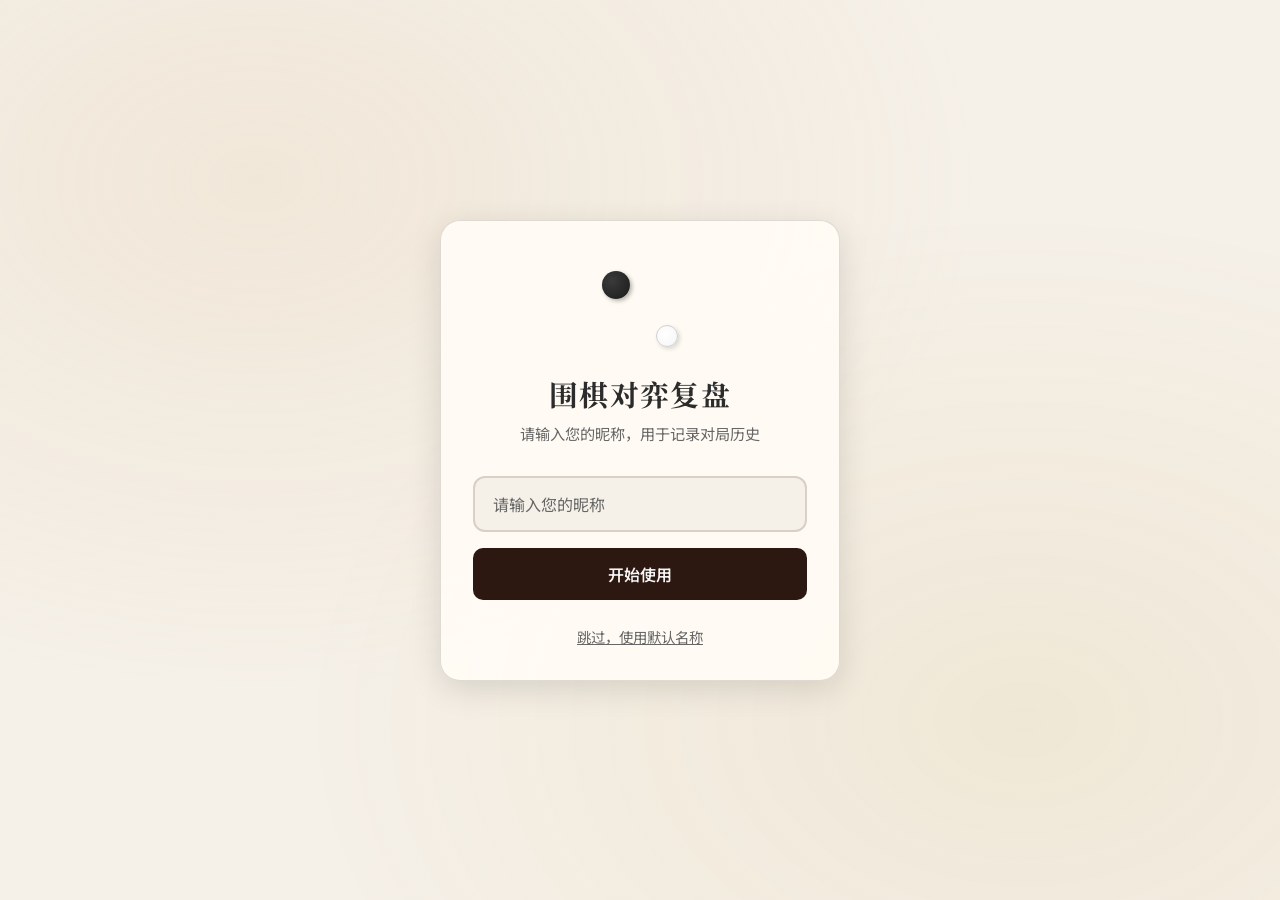
<file: index.html>
<!DOCTYPE html>
<html lang="zh-CN">
<head>
  <meta charset="UTF-8">
  <meta name="viewport" content="width=device-width, initial-scale=1.0">
  <title>围棋对弈复盘 - 在线围棋学习平台</title>
  <meta name="description" content="围棋对弈复盘是一款免费的在线围棋学习平台，提供AI对弈、死活题练习、经典棋谱打谱等功能，适合各阶段围棋爱好者使用。">
  <meta name="keywords" content="围棋,围棋对弈,围棋学习,死活题,棋谱,AI对弈,围棋入门">
  <meta name="author" content="围棋对弈复盘">
  <meta name="robots" content="index, follow">
  
  <!-- Open Graph -->
  <meta property="og:title" content="围棋对弈复盘 - 在线围棋学习平台">
  <meta property="og:description" content="免费的在线围棋学习平台，提供AI对弈、死活题练习、经典棋谱打谱等功能">
  <meta property="og:type" content="website">
  <meta property="og:url" content="https://yuchen1994wang.github.io/go-game/">
  
  <!-- Twitter Card -->
  <meta name="twitter:card" content="summary_large_image">
  <meta name="twitter:title" content="围棋对弈复盘 - 在线围棋学习平台">
  <meta name="twitter:description" content="免费的在线围棋学习平台，提供AI对弈、死活题练习、经典棋谱打谱等功能">
  
  <!-- Theme Color -->
  <meta name="theme-color" content="#C4A35A">
  
  <!-- Favicon -->
  <link rel="icon" href="data:image/svg+xml,<svg xmlns='http://www.w3.org/2000/svg' viewBox='0 0 100 100'><circle cx='50' cy='50' r='45' fill='%23333'/><circle cx='50' cy='50' r='15' fill='white'/></svg>">
  
  <script>
    // 入口跳转：已登录去首页，未登录去授权页
    const username = localStorage.getItem('go_username');
    if (username) {
      window.location.href = './pages/home.html';
    } else {
      window.location.href = './pages/auth.html';
    }
  </script>
</head>
<body>
  <p>正在跳转...</p>
</body>
</html>
</file>
<file: css/common.css>
/* 公共样式 */

/* 浅色主题（默认） */
:root {
  --board-wood: #DEB887;
  --board-wood-light: #E8D4A8;
  --board-dark: #8B7355;
  --line-color: #2C1810;
  --stone-black: #1A1A1A;
  --stone-black-highlight: #3A3A3A;
  --stone-white: #F5F5F5;
  --stone-white-shadow: #D0D0D0;
  --accent-red: #C41E3A;
  --accent-gold: #B8860B;
  --bg-primary: #F5F0E8;
  --bg-secondary: #E8E0D5;
  --text-primary: #2C2C2C;
  --text-secondary: #666666;
  --success: #2E7D32;
  --panel-bg: rgba(255, 252, 245, 0.95);
  --shadow-soft: 0 4px 20px rgba(0, 0, 0, 0.08);
  --shadow-medium: 0 8px 32px rgba(0, 0, 0, 0.12);
  --border-color: rgba(44, 24, 16, 0.15);
}

/* 深色主题 */
[data-theme="dark"] {
  --board-wood: #8B7355;
  --board-wood-light: #A1887F;
  --board-dark: #5D4037;
  --line-color: #E0E0E0;
  --stone-black: #2D2D2D;
  --stone-black-highlight: #424242;
  --stone-white: #EEEEEE;
  --stone-white-shadow: #BDBDBD;
  --accent-red: #EF5350;
  --accent-gold: #FFD54F;
  --bg-primary: #121212;
  --bg-secondary: #1E1E1E;
  --text-primary: #E0E0E0;
  --text-secondary: #9E9E9E;
  --success: #66BB6A;
  --panel-bg: rgba(30, 30, 30, 0.95);
  --shadow-soft: 0 4px 20px rgba(0, 0, 0, 0.3);
  --shadow-medium: 0 8px 32px rgba(0, 0, 0, 0.4);
  --border-color: rgba(255, 255, 255, 0.1);
}

* { margin: 0; padding: 0; box-sizing: border-box; }

body {
  font-family: 'Noto Sans SC', sans-serif;
  background: var(--bg-primary);
  min-height: 100vh;
  color: var(--text-primary);
  overflow-x: hidden;
  transition: background-color 0.3s ease, color 0.3s ease;
}

body::before {
  content: '';
  position: fixed;
  inset: 0;
  background:
    radial-gradient(ellipse at 20% 20%, rgba(222, 184, 135, 0.15) 0%, transparent 50%),
    radial-gradient(ellipse at 80% 80%, rgba(184, 134, 11, 0.08) 0%, transparent 50%);
  pointer-events: none;
  z-index: -1;
}

[data-theme="dark"] body::before {
  background:
    radial-gradient(ellipse at 20% 20%, rgba(139, 115, 85, 0.2) 0%, transparent 50%),
    radial-gradient(ellipse at 80% 80%, rgba(184, 134, 11, 0.1) 0%, transparent 50%);
}

.container {
  max-width: 900px;
  margin: 0 auto;
  padding: 40px 24px;
}

/* Logo */
.logo { display: flex; align-items: center; gap: 12px; cursor: pointer; }
.logo-icon { width: 40px; height: 40px; position: relative; }
.logo-icon::before {
  content: ''; position: absolute; width: 28px; height: 28px;
  background: radial-gradient(circle at 35% 35%, var(--stone-black-highlight), var(--stone-black));
  border-radius: 50%; top: 2px; left: 2px; box-shadow: 2px 2px 4px rgba(0,0,0,0.3);
}
.logo-icon::after {
  content: ''; position: absolute; width: 20px; height: 20px;
  background: radial-gradient(circle at 40% 40%, #fff, var(--stone-white));
  border: 1px solid var(--stone-white-shadow); border-radius: 50%;
  bottom: 2px; right: 2px; box-shadow: 2px 2px 4px rgba(0,0,0,0.15);
}

h1 {
  font-family: 'Noto Serif SC', serif;
  font-size: 1.5rem; font-weight: 600; color: var(--text-primary); letter-spacing: 0.05em;
}

/* 按钮 */
.btn {
  padding: 12px 24px;
  border: none;
  border-radius: 10px;
  font-family: inherit;
  font-size: 1rem;
  font-weight: 600;
  cursor: pointer;
  transition: all 0.3s ease;
  display: inline-flex;
  align-items: center;
  justify-content: center;
  gap: 8px;
  text-decoration: none;
}

.btn-primary {
  background: var(--line-color);
  color: var(--stone-white);
}
.btn-primary:hover { background: #1a0f0a; transform: translateY(-1px); }

.btn-secondary {
  background: var(--bg-secondary);
  color: var(--text-primary);
}
.btn-secondary:hover { background: var(--board-wood-light); }

.btn-large {
  padding: 16px 40px;
  font-size: 1.1rem;
}

/* 卡片 */
.card {
  background: var(--panel-bg);
  border-radius: 20px;
  padding: 32px;
  box-shadow: var(--shadow-medium);
  border: 1px solid var(--border-color);
}

/* 表单 */
.form-group { margin-bottom: 24px; }
.form-label {
  display: block;
  font-size: 0.9rem;
  font-weight: 500;
  color: var(--text-secondary);
  margin-bottom: 10px;
  text-transform: uppercase;
  letter-spacing: 0.05em;
}

.player-input-group {
  display: flex;
  align-items: center;
  gap: 12px;
  background: var(--bg-secondary);
  padding: 14px 18px;
  border-radius: 12px;
}
.player-input-group .player-indicator { width: 24px; height: 24px; flex-shrink: 0; }
.player-input-group input {
  flex: 1;
  border: none;
  background: transparent;
  font-family: inherit;
  font-size: 1rem;
  color: var(--text-primary);
  outline: none;
}
.player-input-group input::placeholder { color: var(--text-secondary); }

/* 玩家指示器 */
.player-indicator { width: 18px; height: 18px; border-radius: 50%; transition: all 0.3s ease; }
.player-indicator.black {
  background: radial-gradient(circle at 35% 35%, var(--stone-black-highlight), var(--stone-black));
  box-shadow: 1px 1px 3px rgba(0,0,0,0.4);
}
.player-indicator.white {
  background: radial-gradient(circle at 35% 35%, #fff, var(--stone-white));
  border: 1px solid var(--stone-white-shadow);
  box-shadow: 1px 1px 3px rgba(0,0,0,0.2);
}

.ai-badge {
  font-size: 0.7rem;
  padding: 2px 6px;
  background: var(--accent-gold);
  color: white;
  border-radius: 10px;
  margin-left: 4px;
  font-weight: 500;
}

/* 棋盘大小选项 */
.board-size-options { display: flex; gap: 12px; }
.board-size-option {
  flex: 1;
  padding: 20px;
  border: 2px solid var(--border-color);
  background: var(--bg-primary);
  border-radius: 12px;
  text-align: center;
  cursor: pointer;
  transition: all 0.3s ease;
  font-family: inherit;
}
.board-size-option:hover { border-color: var(--board-dark); }
.board-size-option.active { border-color: var(--accent-gold); background: var(--bg-secondary); }
.board-size-option .size-number {
  font-family: 'JetBrains Mono', monospace;
  font-size: 1.8rem; font-weight: 700; color: var(--text-primary); display: block;
}
.board-size-option .size-label { font-size: 0.8rem; color: var(--text-secondary); margin-top: 4px; }

/* Toast */
.toast-container {
  position: fixed;
  bottom: 24px;
  left: 50%;
  transform: translateX(-50%);
  z-index: 1000;
  display: flex;
  flex-direction: column;
  gap: 8px;
  pointer-events: none;
}
.toast {
  padding: 12px 24px;
  border-radius: 8px;
  font-size: 0.9rem;
  font-weight: 500;
  box-shadow: var(--shadow-medium);
  animation: toast-in 0.3s ease-out;
  pointer-events: auto;
}
.toast.warning { background: #FFF3E0; color: #E65100; border: 1px solid #FFB74D; }
.toast.error { background: #FFEBEE; color: #C62828; border: 1px solid #EF9A9A; }
.toast.success { background: #E8F5E9; color: #2E7D32; border: 1px solid #A5D6A7; }
.toast.info { background: var(--panel-bg); color: var(--text-primary); border: 1px solid var(--border-color); }

@keyframes toast-in {
  from { opacity: 0; transform: translateY(20px); }
  to { opacity: 1; transform: translateY(0); }
}
.toast.fade-out { animation: toast-out 0.3s ease-out forwards; }
@keyframes toast-out {
  to { opacity: 0; transform: translateY(-20px); }
}

/* Spinner 加载动画 */
.spinner {
  width: 40px;
  height: 40px;
  border: 3px solid var(--bg-secondary);
  border-top-color: var(--accent-gold);
  border-radius: 50%;
  animation: spin 0.8s linear infinite;
}

@keyframes spin {
  to { transform: rotate(360deg); }
}

/* 主题切换按钮 */
.theme-toggle {
  background: var(--bg-secondary);
  border: none;
  border-radius: 50%;
  width: 36px;
  height: 36px;
  cursor: pointer;
  display: flex;
  align-items: center;
  justify-content: center;
  font-size: 1.2rem;
  transition: all 0.3s ease;
}

.theme-toggle:hover {
  background: var(--accent-gold);
  color: white;
}

/* 头部导航 - 常驻 */
.header {
  display: flex;
  justify-content: space-between;
  align-items: center;
  margin-bottom: 24px;
  position: sticky;
  top: 0;
  z-index: 100;
  background: var(--bg-primary);
  padding: 12px 0;
}

/* 模态框 */
.modal-overlay {
  position: fixed;
  top: 0;
  left: 0;
  right: 0;
  bottom: 0;
  background: rgba(0, 0, 0, 0.6);
  display: flex;
  align-items: center;
  justify-content: center;
  z-index: 1000;
  padding: 20px;
}

.modal {
  background: var(--panel-bg);
  border-radius: 20px;
  padding: 24px;
  max-width: 400px;
  width: 100%;
  box-shadow: var(--shadow-medium);
}

.modal-header {
  display: flex;
  align-items: center;
  justify-content: space-between;
  margin-bottom: 20px;
}

.modal-title {
  font-family: 'Noto Serif SC', serif;
  font-size: 1.3rem;
  font-weight: 600;
}

.modal-close {
  background: none;
  border: none;
  font-size: 1.5rem;
  cursor: pointer;
  color: var(--text-secondary);
  padding: 4px 8px;
  line-height: 1;
}

.modal-close:hover {
  color: var(--text-primary);
}

.modal-body {
  margin-bottom: 24px;
}

.modal-footer {
  display: flex;
  gap: 12px;
  justify-content: flex-end;
}

/* 表单输入 */
.form-input {
  width: 100%;
  padding: 12px 16px;
  border: 1px solid var(--border-color);
  border-radius: 10px;
  font-family: inherit;
  font-size: 1rem;
  background: var(--bg-primary);
  color: var(--text-primary);
  transition: border-color 0.2s;
}

.form-input:focus {
  outline: none;
  border-color: var(--accent-gold);
}

.form-input::placeholder {
  color: var(--text-secondary);
}

/* 历史记录项 */
.history-item {
  background: var(--panel-bg);
  border-radius: 16px;
  padding: 20px 24px;
  box-shadow: var(--shadow-soft);
  border: 1px solid var(--border-color);
  cursor: pointer;
  transition: all 0.3s ease;
  display: flex;
  align-items: center;
  gap: 20px;
  margin-bottom: 12px;
}
.history-item:hover { transform: translateY(-2px); box-shadow: var(--shadow-medium); border-color: var(--accent-gold); }
.history-board-preview {
  width: 80px; height: 80px;
  background: linear-gradient(145deg, var(--board-wood-light) 0%, var(--board-wood) 50%, var(--board-dark) 100%);
  border-radius: 8px; display: flex; align-items: center; justify-content: center;
  flex-shrink: 0; font-family: 'JetBrains Mono', monospace;
  font-size: 1.5rem; font-weight: 700; color: var(--line-color);
}
.history-info { flex: 1; }
.history-players { display: flex; align-items: center; gap: 12px; margin-bottom: 8px; }
.history-player { display: flex; align-items: center; gap: 6px; font-weight: 500; }
.history-vs { color: var(--text-secondary); font-size: 0.9rem; }
.history-meta { display: flex; gap: 16px; font-size: 0.85rem; color: var(--text-secondary); }

/* 棋盘坐标 */
.board-coords {
  position: absolute;
  font-family: 'JetBrains Mono', monospace;
  font-size: 0.75rem;
  font-weight: 500;
  color: var(--line-color);
  opacity: 0.7;
  pointer-events: none;
  user-select: none;
}

.coord-top, .coord-bottom {
  left: 0;
  right: 0;
  display: flex;
  justify-content: space-between;
  padding: 0 30px;
}

.coord-top { top: 8px; }
.coord-bottom { bottom: 8px; }

.coord-left, .coord-right {
  top: 0;
  bottom: 0;
  display: flex;
  flex-direction: column;
  justify-content: space-between;
  padding: 30px 0;
}

.coord-left { left: 8px; }
.coord-right { right: 8px; }

.coord-label {
  width: 20px;
  height: 20px;
  display: flex;
  align-items: center;
  justify-content: center;
}

/* 最后落子标记 */
.stone.last-move::after {
  content: '';
  position: absolute;
  top: 50%;
  left: 50%;
  transform: translate(-50%, -50%);
  width: 10px;
  height: 10px;
  border-radius: 50%;
  background: var(--accent-red);
  box-shadow: 0 0 4px rgba(196, 30, 58, 0.6);
}

/* 错误边界遮罩 */
.error-boundary {
  position: fixed;
  inset: 0;
  background: var(--bg-primary);
  display: none;
  flex-direction: column;
  align-items: center;
  justify-content: center;
  z-index: 9999;
  padding: 40px;
  text-align: center;
}

.error-boundary.active {
  display: flex;
}

.error-boundary-icon {
  font-size: 4rem;
  margin-bottom: 20px;
}

.error-boundary-title {
  font-family: 'Noto Serif SC', serif;
  font-size: 1.5rem;
  font-weight: 600;
  margin-bottom: 12px;
  color: var(--text-primary);
}

.error-boundary-message {
  color: var(--text-secondary);
  margin-bottom: 24px;
  max-width: 400px;
  line-height: 1.6;
}

.error-boundary-btn {
  padding: 12px 32px;
  background: var(--accent-gold);
  color: white;
  border: none;
  border-radius: 10px;
  font-family: inherit;
  font-size: 1rem;
  font-weight: 600;
  cursor: pointer;
  transition: all 0.3s ease;
}

.error-boundary-btn:hover {
  transform: translateY(-2px);
  box-shadow: var(--shadow-medium);
}

/* 响应式 */
@media (max-width: 600px) {
  .container { padding: 20px 16px; }
  .board-size-options { flex-direction: column; }
  .card { padding: 20px; }
}
</file>
